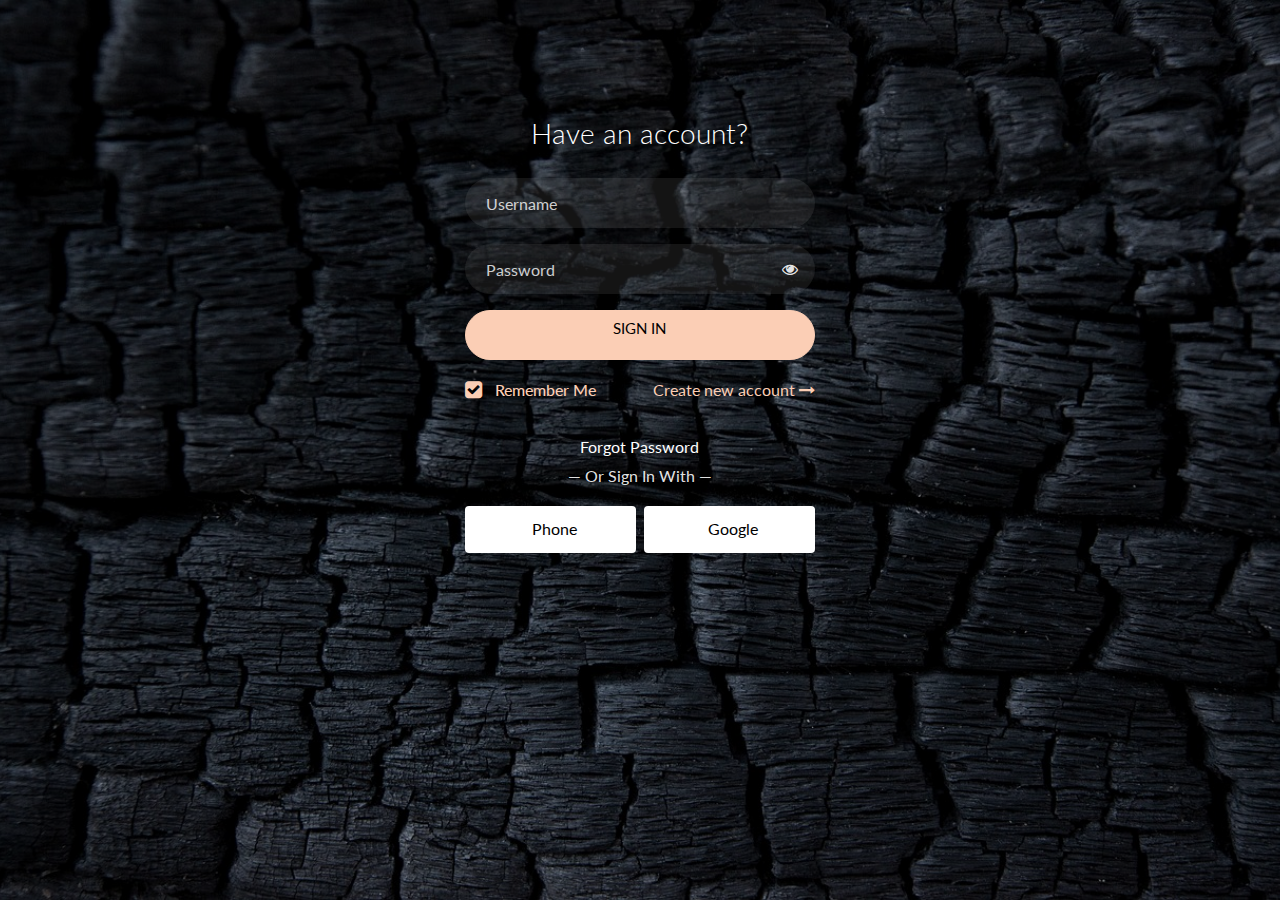
<file: Website/index.html>
<!doctype html>
<html lang="en">
  <head>
    <title>Login 10</title>
    <meta charset="utf-8">
    <meta name="viewport" content="width=device-width, initial-scale=1, shrink-to-fit=no">

    <link href="https://fonts.googleapis.com/css?family=Lato:300,400,700&display=swap" rel="stylesheet">
    <link rel="stylesheet" href="https://stackpath.bootstrapcdn.com/font-awesome/4.7.0/css/font-awesome.min.css">
    <link rel="stylesheet" href="css/style.css">
  </head>
  <body class="img js-fullheight" style="background-image: url(images/hell.jpg);">
    <section class="ftco-section">
      <div class="container">
        <div class="row justify-content-center">
          <div class="col-md-6 col-lg-4">
            <div class="login-wrap p-0">
              <h3 class="mb-4 text-center">Have an account?</h3>
              <form action="sign.html" method="post" class="signin-form">
                <div class="form-group">
                  <input type="text" class="form-control" placeholder="Username" required>
                </div>
                <div class="form-group">
                  <input id="password-field" type="password" class="form-control" placeholder="Password" required>
                  <span toggle="#password-field" class="fa fa-fw fa-eye field-icon toggle-password"></span>
                </div>
                <div class="form-group">
                  <a href="sign.html" class="form-control btn btn-primary submit px-3">Sign In</a>
                </div>
                <div class="form-group d-md-flex">
                  <div class="w-50">
                    <label class="checkbox-wrap checkbox-primary">
                      Remember Me
                      <input type="checkbox" checked>
                      <span class="checkmark"></span>
                    </label>
                  </div>
                  <div class="w-50 text-md-right">
                    <a class="txt1" href="#">
                      Create new account
                      <i class="fa fa-long-arrow-right"></i>                  
                    </a>
                  </div>
                </div>
              </form>
              <div class="w-100 text-center">
                <a href="#" style="color: #fff">Forgot Password</a>
              </div>
              <p class="w-100 text-center">&mdash; Or Sign In With &mdash;</p>
              <div class="social d-flex text-center">
                <a href="#" class="px-2 py-2 mr-md-1 rounded"><span class="ion-logo-facebook mr-2"></span> Phone</a>
                <a href="#" class="px-2 py-2 ml-md-1 rounded"><span class="ion-logo-twitter mr-2"></span> Google</a>
              </div>
            </div>
          </div>
        </div>
      </div>
    </section>

    <script src="js/jquery.min.js"></script>
    <script src="js/popper.js"></script>
    <script src="js/bootstrap.min.js"></script>
    <script src="js/main.js"></script>
  </body>
</html>
</file>
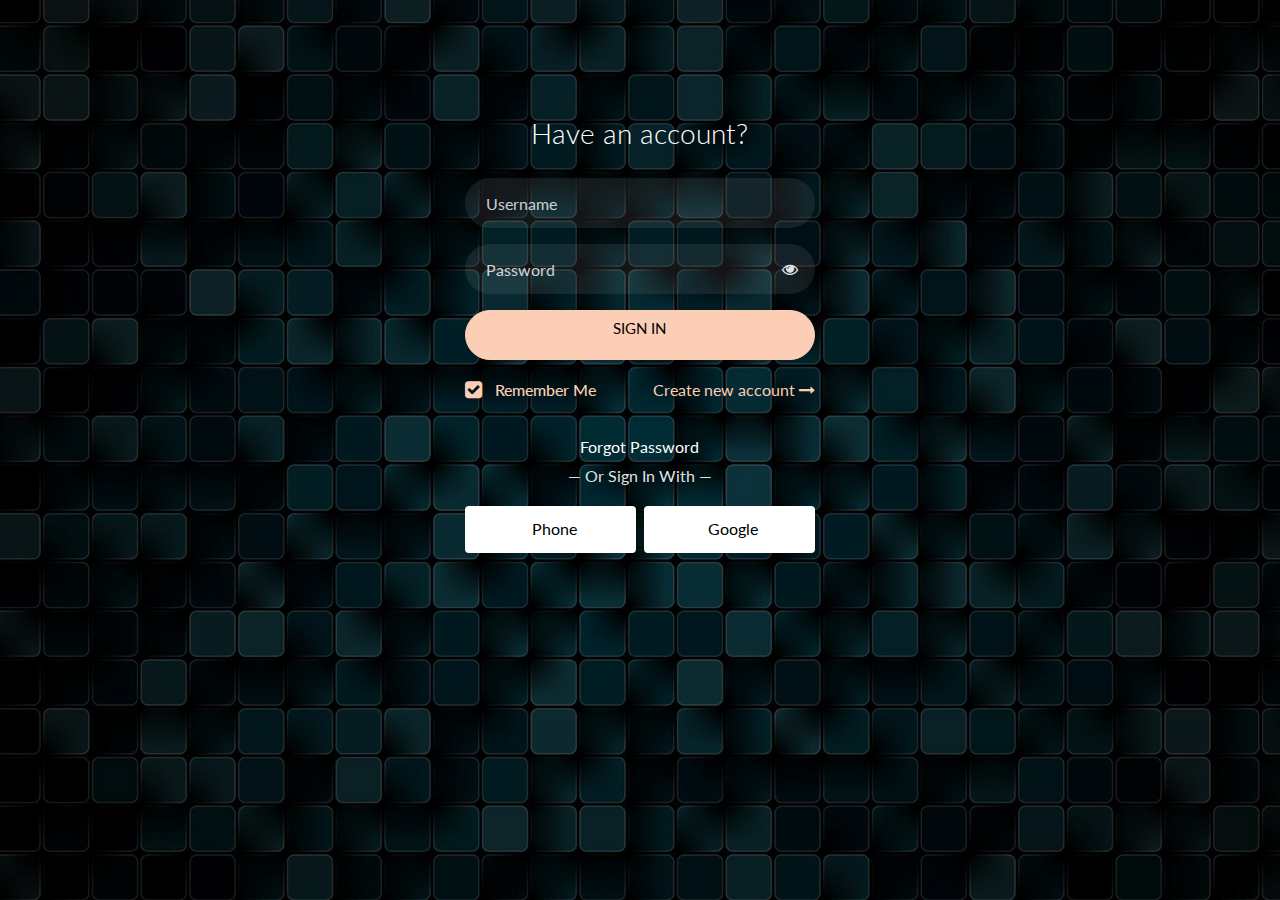
<file: Website/For Users/index.html>
<!doctype html>
<html lang="en">
  <head>
    <title>Login</title>
    <meta charset="utf-8">
    <meta name="viewport" content="width=device-width, initial-scale=1, shrink-to-fit=no">

    <link href="https://fonts.googleapis.com/css?family=Lato:300,400,700&display=swap" rel="stylesheet">
    <link rel="stylesheet" href="https://stackpath.bootstrapcdn.com/font-awesome/4.7.0/css/font-awesome.min.css">
    <link rel="stylesheet" href="css/style.css">
  </head>
  <body class="img js-fullheight" style="background-image: url(Hi.jpg);">
    <section class="ftco-section">
      <div class="container">
        <div class="row justify-content-center">
          <div class="col-md-6 col-lg-4">
            <div class="login-wrap p-0">
              <h3 class="mb-4 text-center">Have an account?</h3>
              <form action="sign.html" method="post" class="signin-form">
                <div class="form-group">
                  <input type="text" class="form-control" placeholder="Username" required>
                </div>
                <div class="form-group">
                  <input id="password-field" type="password" class="form-control" placeholder="Password" required>
                  <span toggle="#password-field" class="fa fa-fw fa-eye field-icon toggle-password"></span>
                </div>
                <div class="form-group">
                  <a href="sign.html" class="form-control btn btn-primary submit px-3">Sign In</a>
                </div>
                <div class="form-group d-md-flex">
                  <div class="w-50">
                    <label class="checkbox-wrap checkbox-primary">
                      Remember Me
                      <input type="checkbox" checked>
                      <span class="checkmark"></span>
                    </label>
                  </div>
                  <div class="w-50 text-md-right">
                    <a class="txt1" href="#">
                      Create new account
                      <i class="fa fa-long-arrow-right"></i>                  
                    </a>
                  </div>
                </div>
              </form>
              <div class="w-100 text-center">
                <a href="#" style="color: #fff">Forgot Password</a>
              </div>
              <p class="w-100 text-center">&mdash; Or Sign In With &mdash;</p>
              <div class="social d-flex text-center">
                <a href="#" class="px-2 py-2 mr-md-1 rounded"><span class="ion-logo-facebook mr-2"></span> Phone</a>
                <a href="#" class="px-2 py-2 ml-md-1 rounded"><span class="ion-logo-twitter mr-2"></span> Google</a>
              </div>
            </div>
          </div>
        </div>
      </div>
    </section>

    <script src="js/jquery.min.js"></script>
    <script src="js/popper.js"></script>
    <script src="js/bootstrap.min.js"></script>
    <script src="js/main.js"></script>
  </body>
</html>
</file>
